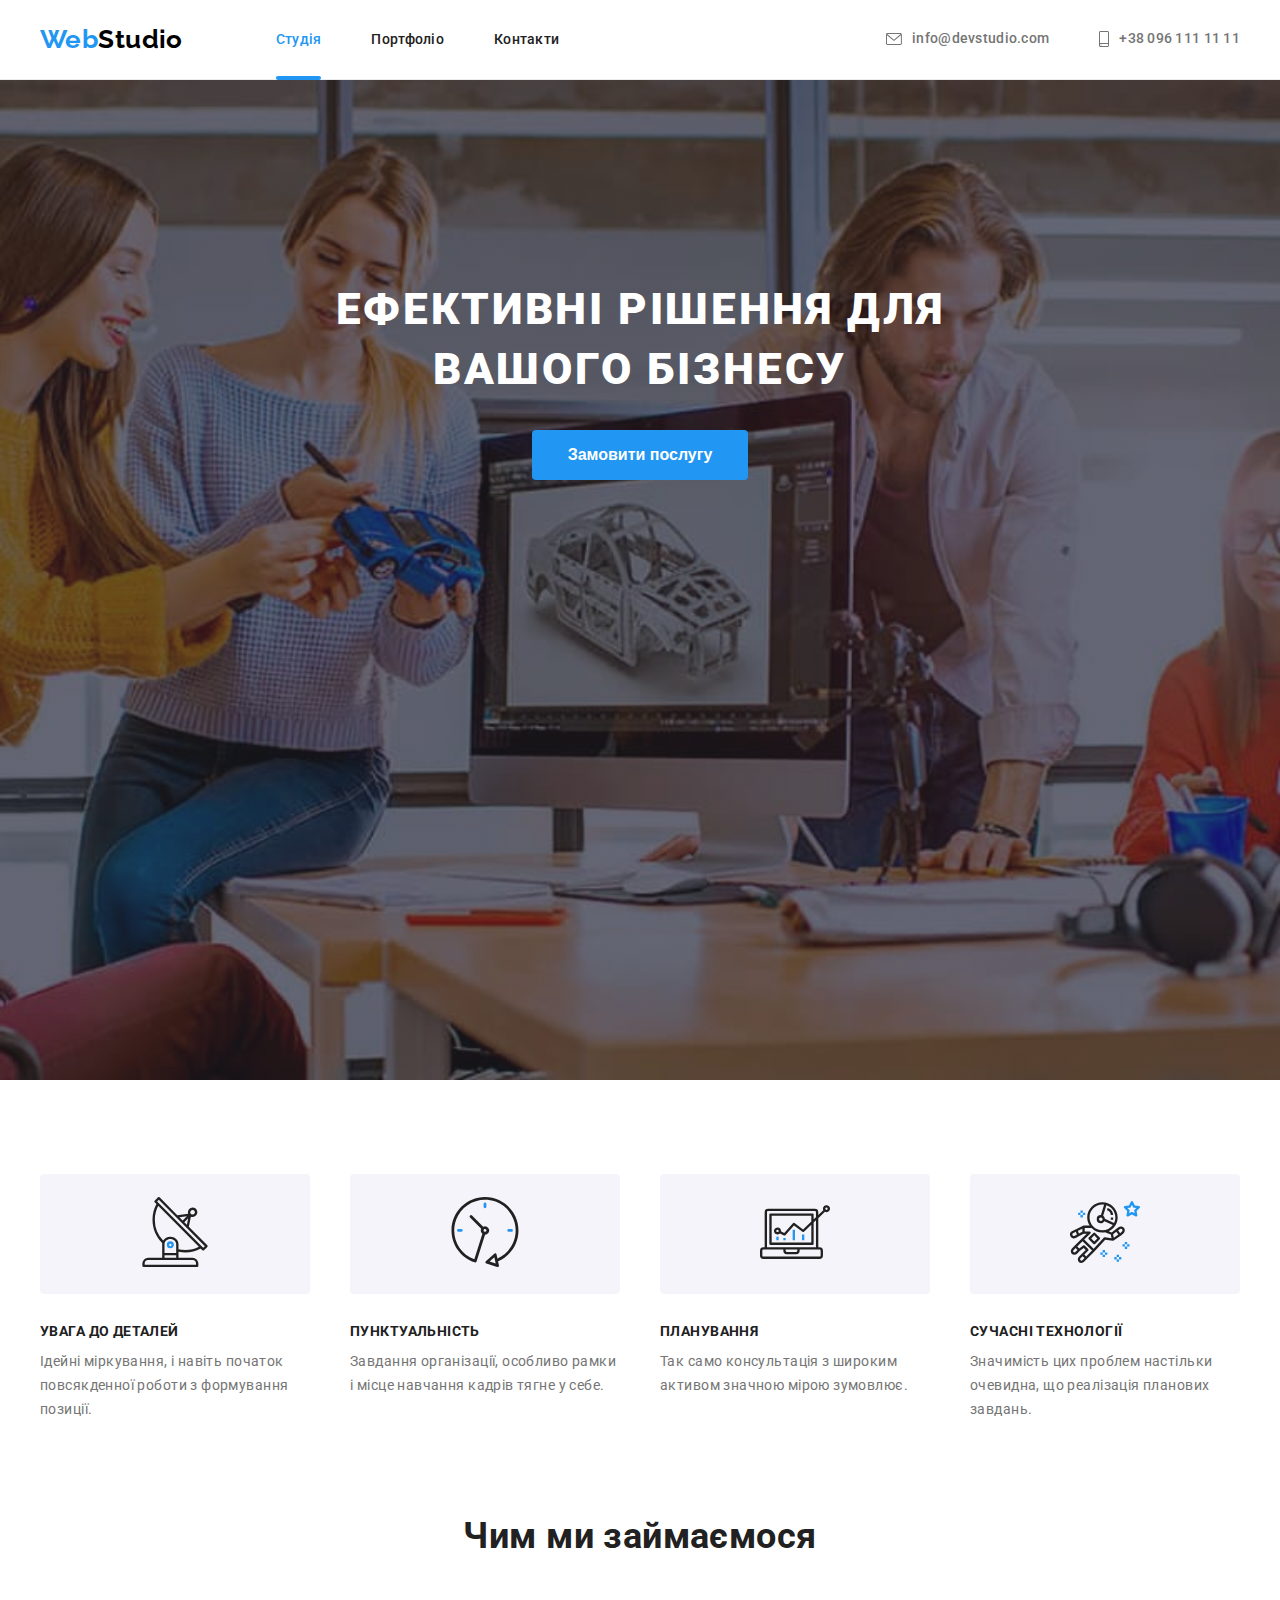
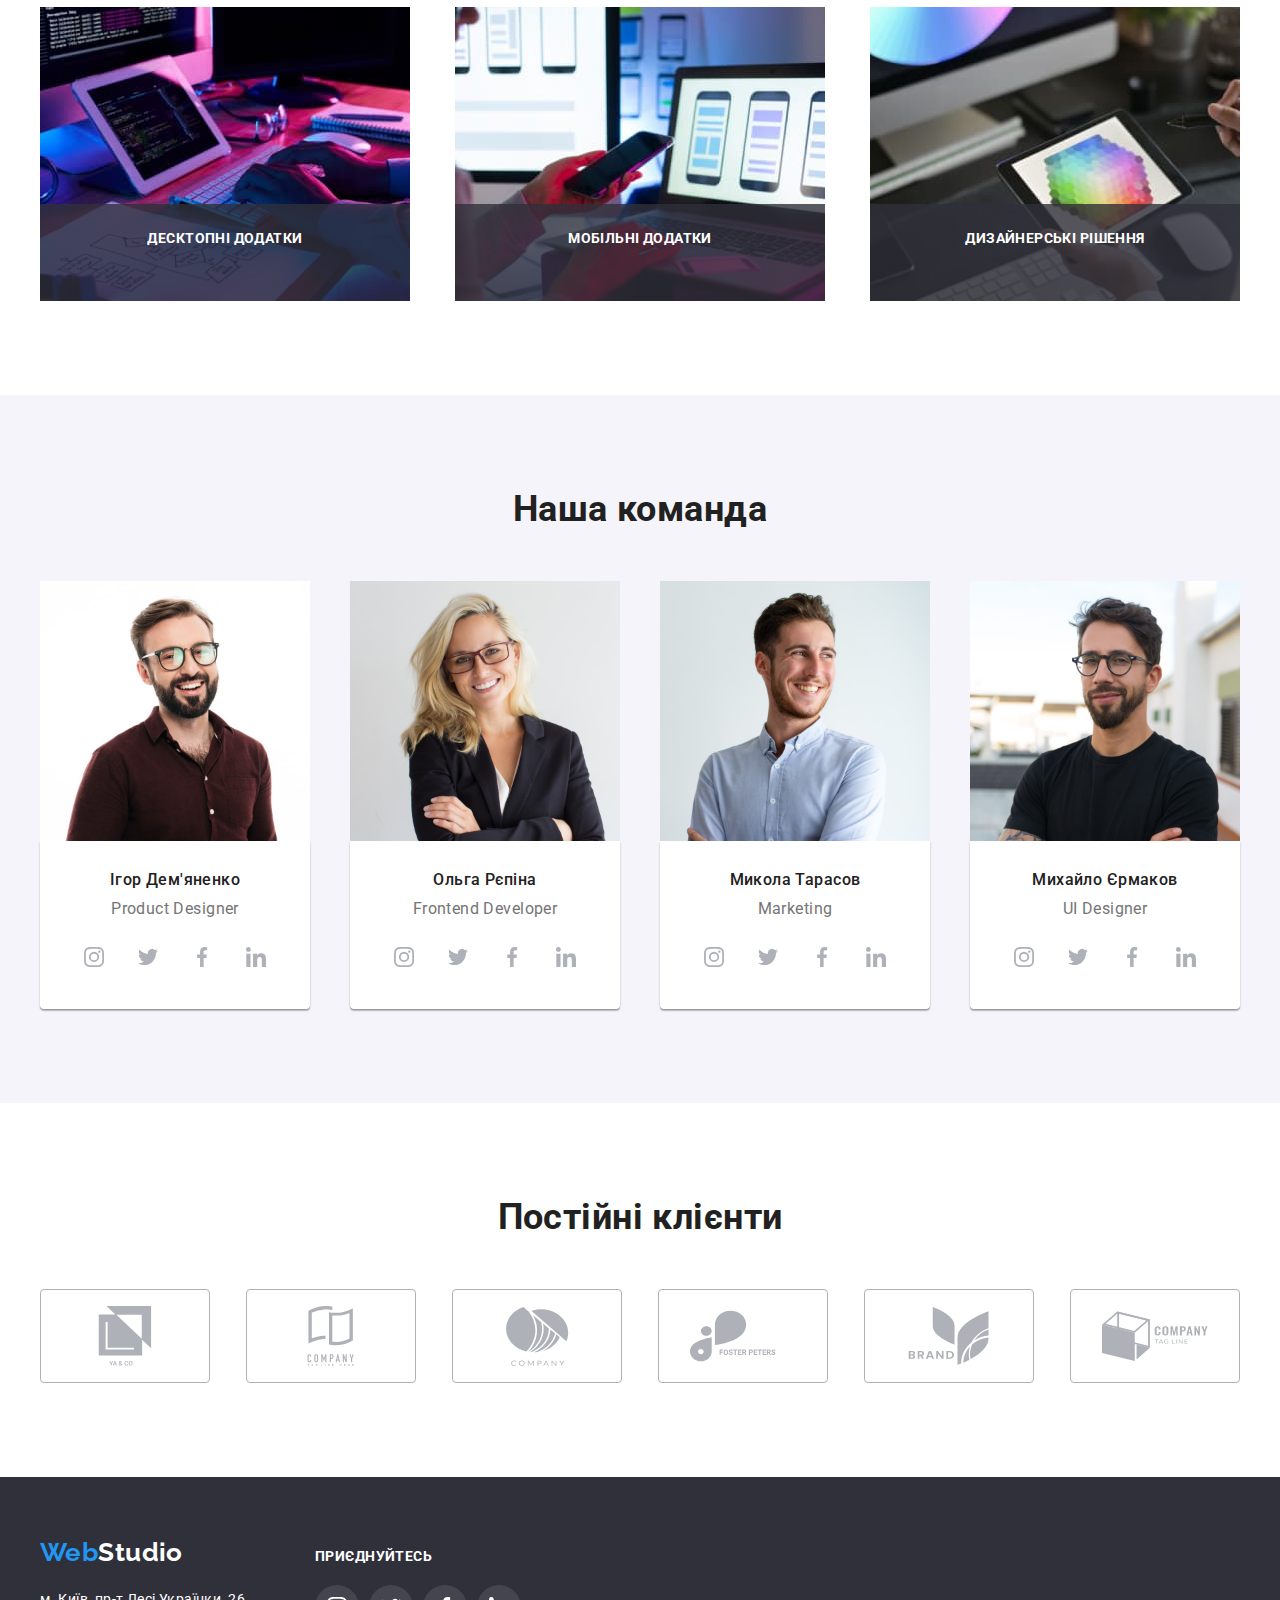
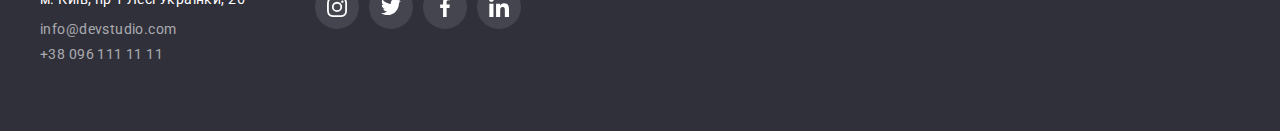
<file: index.html>
<!DOCTYPE html>
<html lang="uk">
  <head>
    <meta charset="UTF-8">
    <meta http-equiv="X-UA-Compatible" content="IE=edge">
    <meta name="viewport" content="width=device-width, initial-scale=1.0">
    <title>Document</title>
    <link rel="preconnect" href="https://fonts.googleapis.com">
    <link rel="preconnect" href="https://fonts.gstatic.com" crossorigin>
    <link href="https://fonts.googleapis.com/css2?family=Raleway:wght@700&family=Roboto:wght@400;500;700;900&display=swap" rel="stylesheet">
    <link rel="stylesheet" href="https://cdnjs.cloudflare.com/ajax/libs/modern-normalize/1.1.0/modern-normalize.min.css" integrity="sha512-wpPYUAdjBVSE4KJnH1VR1HeZfpl1ub8YT/NKx4PuQ5NmX2tKuGu6U/JRp5y+Y8XG2tV+wKQpNHVUX03MfMFn9Q==" crossorigin="anonymous" referrerpolicy="no-referrer">
    <link rel="stylesheet" href="./css/styles.css">
  </head>
  <body>
    <header class="header">
      <div class="container header-container">
        <nav class="navigation main-nav">
          <a href="./index.html" class="logo"
            >Web<span class="logo-color">Studio</span></a>
          <ul class="navigation-list">
            <li class="item-nav">
              <a href="./index.html" class="link button-current">Студія</a>
            </li>
            <li class="item-nav">
              <a href="./portfolio.html" class="link">Портфоліо</a>
            </li>
            <li class="item-nav"><a href="" class="link">Контакти</a></li>
          </ul>
        </nav>
        <ul class="contacts-list">
          <li class="header-mail item">
            <a href="mailto:info@devstudio.com" class="mail"><svg class="mail-icon" width="16" height="12">
              <use href="./symbol-defs.svg#icon-envelope-hover"></use>
            </svg>info@devstudio.com</a>
          </li>
          <li class="header-phone item">
            <a href="tel:+380961111111" class="phone"><svg class="phone-icon"  width="10" height="16">
              <use href="./symbol-defs.svg#icon-smartphone"></use>
            </svg>+38 096 111 11 11</a>
          </li>
        </ul>
      </div>
    </header>
    <main>
      <section class="section hero background">
        <div class="container">
          <h1 class="hero-title">Ефективні рішення для вашого бізнесу</h1>
          <button data-modal-open type="button" class="button">Замовити послугу</button>
        </div>
      </section>
      <section class="section advantages">
        <div class="container">
          <h2 class="visually-hidden">Наші переваги</h2>
          <ul class="adv-list">
            <li>
              <div class="icon">
                <a href="">
                  <svg class="adv-icon" width="70" height="70">
                    <use href="./symbol-defs.svg#icon-antenna"></use>
                  </svg>
                </a>
              </div>
              <h3 class="advantages-title">УВАГА ДО ДЕТАЛЕЙ</h3>
              <p class="advantages-text">
                Ідейні міркування, і навіть початок повсякденної роботи з
                формування позиції.
              </p>
            </li>
            <li>
              <div class="icon">
                <a href="">
                  <svg class="adv-icon" width="70" height="70">
                    <use href="./symbol-defs.svg#icon-clock"></use>
                  </svg>
                </a>
              </div>
              <h3 class="advantages-title">ПУНКТУАЛЬНІСТЬ</h3>
              <p class="advantages-text">
                Завдання організації, особливо рамки і місце навчання кадрів
                тягне у себе.
              </p>
            </li>
            <li>
              <div class="icon">
                <a href="">
                  <svg class="adv-icon" width="70" height="70">
                    <use href="./symbol-defs.svg#icon-diagram"></use>
                  </svg>
                </a>
              </div>
              <h3 class="advantages-title">ПЛАНУВАННЯ</h3>
              <p class="advantages-text">
                Так само консультація з широким активом значною мірою зумовлює.
              </p>
            </li>
            <li>
              <div class="icon">
                <a href="">
                  <svg class="adv-icon" width="70" height="70">
                    <use href="./symbol-defs.svg#icon-astronaut"></use>
                  </svg>
                </a>
              </div>
              <h3 class="advantages-title">СУЧАСНІ ТЕХНОЛОГІЇ</h3>
              <p class="advantages-text">
                Значимість цих проблем настільки очевидна, що реалізація
                планових завдань.
              </p>
            </li>
          </ul>
        </div>
      </section>
      <section class="section">
        <div class="container">
          <h2 class="section-title">Чим ми займаємося</h2>
          <ul class="section-images">
            <li class="item">
              <div class="text-overlay">
              <img src="./images/box1.jpg" alt="Людина яка набирає код на клавіатурі" width="370">
              <p class="text">Десктопні додатки</p>
              </div>
            </li>
            <li class="item">
              <div class="text-overlay">
              <img src="./images/box2.jpg" alt="Людина тримає у руках телефон та обирає на комп'ютері яка розмітка буде на телефоні" width="370">
              <p class="text">Мобільні додатки</p>
              </div>
            </li>
            <li class="item">
              <div class="text-overlay">
              <img src="./images/box3.jpg" alt="Людина тримає у руках планшет" width="370">
              <p class="text">Дизайнерські рішення</p>
              </div>
            </li>
          </ul>
        </div>
      </section>
      <section class="section workers">
        <div class="container">
          <h2 class="section-title">Наша команда</h2>
          <ul class="worker-list">
            <li>
              <img
                class="worker-pic"
                src="./images/member-1.jpg"
                alt="Член команди чоловік"
                width="270">
              <div class="card">
                <h3 class="worker-name">Ігор Дем'яненко</h3>
                <p class="worker-position" lang="en">Product Designer</p>
                <ul class="social-list">
                  <li class="social-item">
                    <a class="social-link" href="">
                      <svg class="social-icon" width="20" height="20">
                        <use href="./symbol-defs.svg#icon-instagram"></use>
                      </svg>
                    </a>
                  </li>
                  <li class="social-item">
                    <a class="social-link" href="">
                      <svg class="social-icon" width="20" height="20">
                        <use href="./symbol-defs.svg#icon-twitter"></use>
                      </svg>
                    </a>
                  </li>
                  <li class="social-item">
                    <a class="social-link" href="">
                      <svg class="social-icon" width="20" height="20">
                        <use href="./symbol-defs.svg#icon-facebook"></use>
                      </svg>
                    </a>
                  </li>
                  <li class="social-item">
                    <a class="social-link" href="">
                      <svg class="social-icon" width="20" height="20">
                        <use href="./symbol-defs.svg#icon-linkedin"></use>
                      </svg>
                    </a>
                  </li>
                </ul>
              </div>
            </li>
            <li>
              <img
                class="worker-pic"
                src="./images/member-2.jpg"
                alt="Член команди жінка"
                width="270">
              <div class="card">
                <h3 class="worker-name">Ольга Рєпіна</h3>
                <p class="worker-position" lang="en">Frontend Developer</p>
                <ul class="social-list">
                  <li class="social-item">
                    <a class="social-link" href="">
                      <svg class="social-icon" width="20" height="20">
                        <use href="./symbol-defs.svg#icon-instagram"></use>
                      </svg>
                    </a>
                  </li>
                  <li class="social-item">
                    <a class="social-link" href="">
                      <svg class="social-icon" width="20" height="20">
                        <use href="./symbol-defs.svg#icon-twitter"></use>
                      </svg>
                    </a>
                  </li>
                  <li class="social-item">
                    <a class="social-link" href="">
                      <svg class="social-icon" width="20" height="20">
                        <use href="./symbol-defs.svg#icon-facebook"></use>
                      </svg>
                    </a>
                  </li>
                  <li class="social-item">
                    <a class="social-link" href="">
                      <svg class="social-icon" width="20" height="20">
                        <use href="./symbol-defs.svg#icon-linkedin"></use>
                      </svg>
                    </a>
                  </li>
                </ul>
              </div>
            </li>
            <li>
              <img
                class="worker-pic"
                src="./images/member-3.jpg"
                alt="Член команди чоловік"
                width="270">
              <div class="card">
                <h3 class="worker-name">Микола Тарасов</h3>
                <p class="worker-position" lang="en">Marketing</p>
                <ul class="social-list">
                  <li class="social-item">
                    <a class="social-link" href="">
                      <svg class="social-icon" width="20" height="20">
                        <use href="./symbol-defs.svg#icon-instagram"></use>
                      </svg>
                    </a>
                  </li>
                  <li class="social-item">
                    <a class="social-link" href="">
                      <svg class="social-icon" width="20" height="20">
                        <use href="./symbol-defs.svg#icon-twitter"></use>
                      </svg>
                    </a>
                  </li>
                  <li class="social-item">
                    <a class="social-link" href="">
                      <svg class="social-icon" width="20" height="20">
                        <use href="./symbol-defs.svg#icon-facebook"></use>
                      </svg>
                    </a>
                  </li>
                  <li class="social-item">
                    <a class="social-link" href="">
                      <svg class="social-icon" width="20" height="20">
                        <use href="./symbol-defs.svg#icon-linkedin"></use>
                      </svg>
                    </a>
                  </li>
                </ul>
              </div>
            </li>
            <li>
              <img
                class="worker-pic"
                src="./images/member-4.jpg"
                alt="Член команди чоловік"
                width="270">
              <div class="card">
                <h3 class="worker-name">Михайло Єрмаков</h3>
                <p class="worker-position" lang="en">UI Designer</p>
                <ul class="social-list">
                  <li class="social-item">
                    <a class="social-link" href="">
                      <svg class="social-icon" width="20" height="20">
                        <use href="./symbol-defs.svg#icon-instagram"></use>
                      </svg>
                    </a>
                  </li>
                  <li class="social-item">
                    <a class="social-link" href="">
                      <svg class="social-icon" width="20" height="20">
                        <use href="./symbol-defs.svg#icon-twitter"></use>
                      </svg>
                    </a>
                  </li>
                  <li class="social-item">
                    <a class="social-link" href="">
                      <svg class="social-icon" width="20" height="20">
                        <use href="./symbol-defs.svg#icon-facebook"></use>
                      </svg>
                    </a>
                  </li>
                  <li class="social-item">
                    <a class="social-link" href="">
                      <svg class="social-icon" width="20" height="20">
                        <use href="./symbol-defs.svg#icon-linkedin"></use>
                      </svg>
                    </a>
                  </li>
                </ul>
              </div>
            </li>
          </ul>
        </div>
      </section>
      <section class="section clients">
        <div class="container">
          <h2 class="clients-title">Постійні клієнти</h2>
          <ul class="clients-list">
            <li class="clients-item">
              <a class="border" href="">
                <svg class="clients-icon" width="106" height="60">
                  <use href="./symbol-defs.svg#icon-company-1"></use>
                </svg>
              </a>
            </li>
            <li class="clients-item">
              <a class="border" href="">
                <svg class="clients-icon" width="106" height="60">
                  <use href="./symbol-defs.svg#icon-company-2"></use>
                </svg>
              </a>
            </li>
            <li class="clients-item">
              <a class="border" href="">
                <svg class="clients-icon" width="106" height="60">
                  <use href="./symbol-defs.svg#icon-company-3"></use>
                </svg>
              </a>
            </li>
            <li class="clients-item">
              <a class="border" href="">
                <svg class="clients-icon" width="106" height="60">
                  <use href="./symbol-defs.svg#icon-company-4"></use>
                </svg>
              </a>
            </li>
            <li class="clients-item">
              <a class="border" href="">
                <svg class="clients-icon" width="106" height="60">
                  <use href="./symbol-defs.svg#icon-company-5"></use>
                </svg>
              </a>
            </li>
            <li class="clients-item">
              <a class="border" href="">
                <svg class="clients-icon" width="106" height="60">
                  <use href="./symbol-defs.svg#icon-company-6"></use>
                </svg>
              </a>
            </li>
          </ul>
        </div>
      </section>
    </main>
    <footer class="footer">
      <div class="container footer-container">
        <div class="footer-contacts">
          <a href="./index.html" class="logo"
            >Web<span class="logo-color">Studio</span></a>
          <address class="footer-address">
            м. Київ, пр-т Лесі Українки, 26
          </address>
          <ul class="footer-list">
            <li class="footer-list-item">
              <a href="mailto:info@devstudio.com" class="footer-mail"
                >info@devstudio.com</a>
            </li>
            <li class="footer-list-item">
              <a href="tel:+380961111111" class="footer-phone">+38 096 111 11 11</a>
            </li>
          </ul>
        </div>
        <div class="footer-join">
          <h2 class="join">Приєднуйтесь</h2>
          <ul class="footer-social-group">
            <li class="footer-social-item">
              <a class="footer-link" href="">
                <svg class="footer-social" width="20" height="20">
                  <use href="./symbol-defs.svg#icon-instagram"></use>
                </svg>
              </a>
            </li>
            <li class="footer-social-item">
              <a class="footer-link" href="">
                <svg class="footer-social" width="20" height="20">
                  <use href="./symbol-defs.svg#icon-twitter"></use>
                </svg>
              </a>
            </li>
            <li class="footer-social-item">
              <a class="footer-link" href="">
                <svg class="footer-social" width="20" height="20">
                  <use href="./symbol-defs.svg#icon-facebook"></use>
                </svg>
              </a>
            </li>
            <li class="footer-social-item">
              <a class="footer-link" href="">
                <svg class="footer-social" width="20" height="20">
                  <use href="./symbol-defs.svg#icon-linkedin"></use>
                </svg>
              </a>
            </li>
          </ul>
        </div>
      </div>
    </footer>
    <div class="backdrop is-hidden" data-modal>
      <div class="modal">
        <button type="button" class="modal-button" data-modal-close>
          <svg class="modal-close-icon" width="18" height="18">
            <use href="./symbol-defs.svg#icon-close"></use>
          </svg>
        </button>
      </div>
    </div>
    <script src="./js/modal.js"></script>
  </body>
</html>
</file>
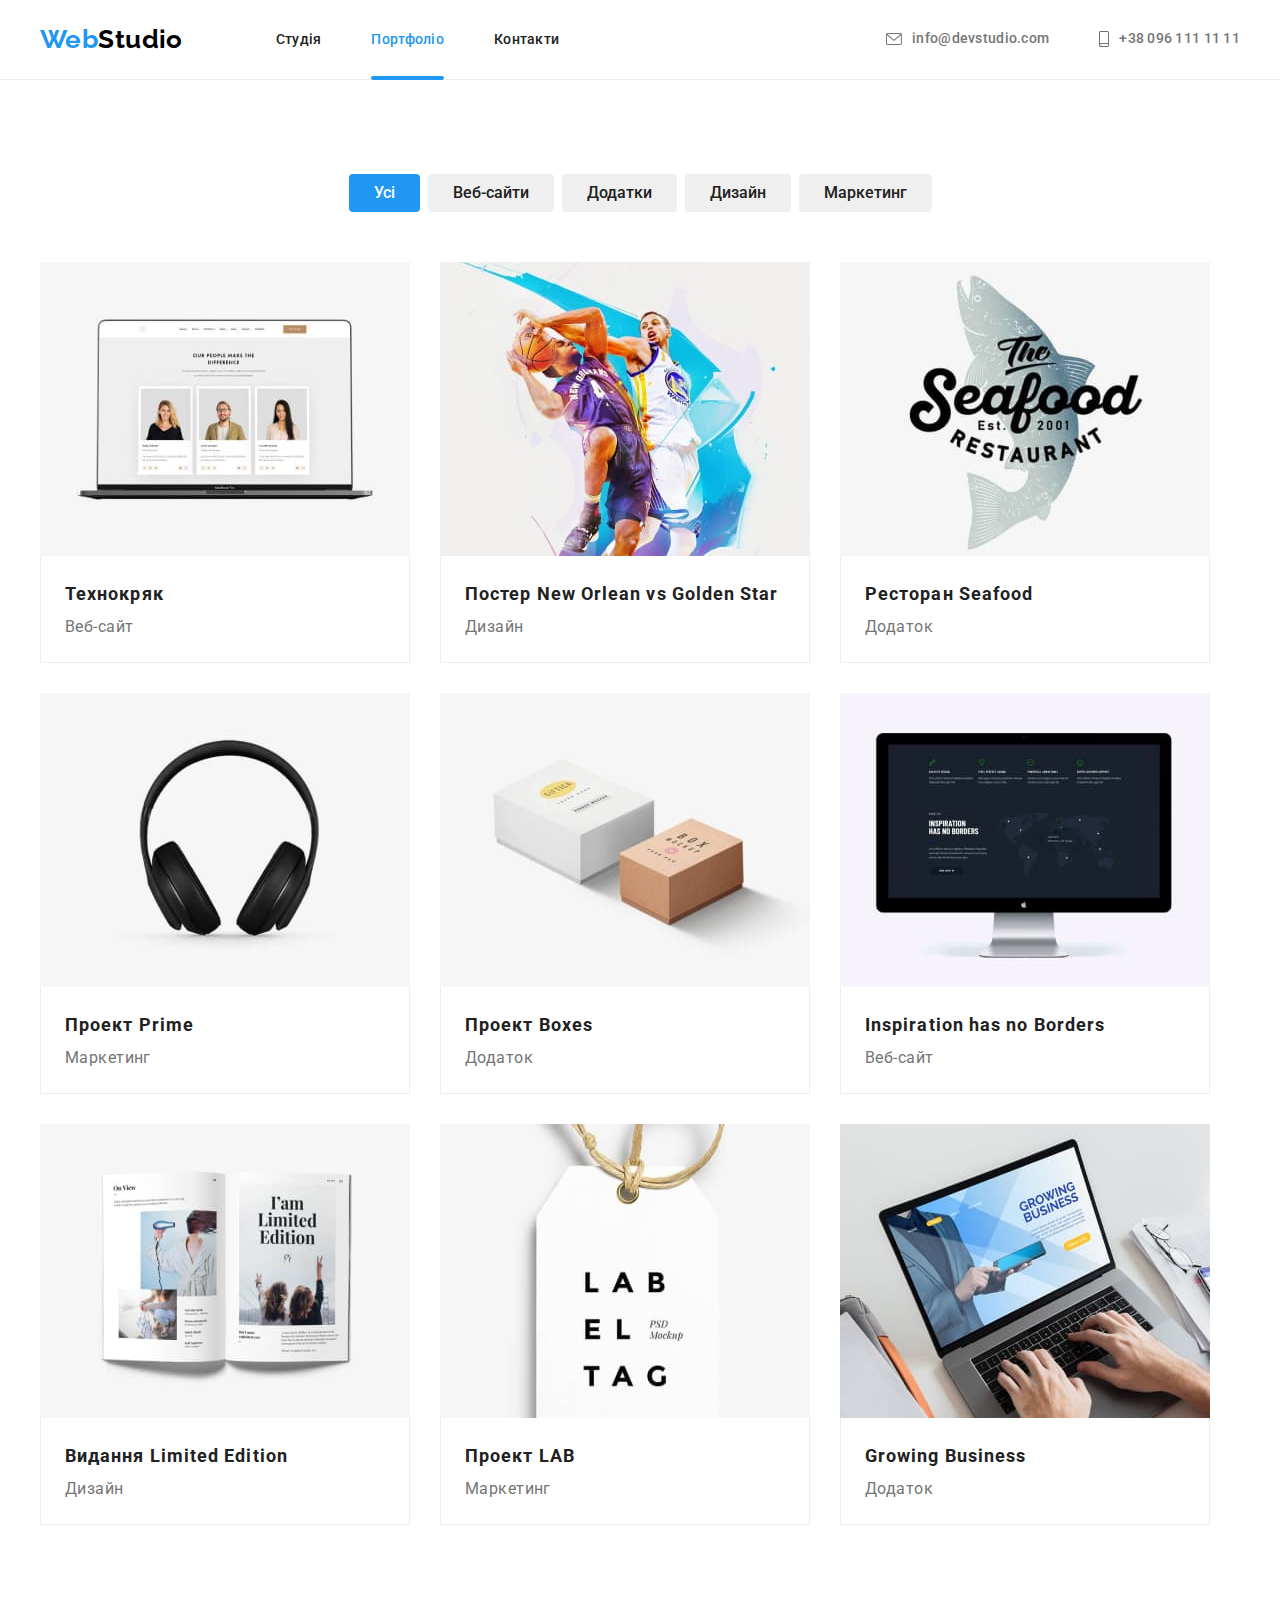
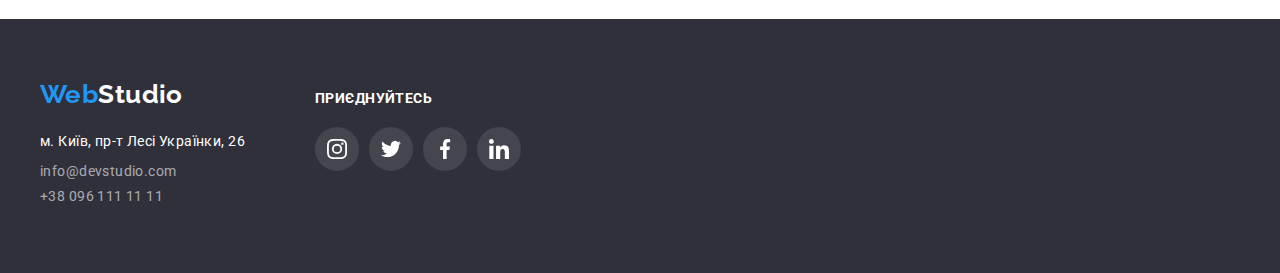
<file: portfolio.html>
<!DOCTYPE html>
<html lang="uk">
<head>
    <meta charset="UTF-8">
    <meta http-equiv="X-UA-Compatible" content="IE=edge">
    <meta name="viewport" content="width=device-width, initial-scale=1.0">
    <title>Document</title>
    <link rel="preconnect" href="https://fonts.googleapis.com">
    <link rel="preconnect" href="https://fonts.googleapis.com">
    <link rel="preconnect" href="https://fonts.gstatic.com" crossorigin>
    <link href="https://fonts.googleapis.com/css2?family=Raleway:wght@700&family=Roboto:wght@400;500;700;900&display=swap" rel="stylesheet">
    <link rel="stylesheet" href="https://cdnjs.cloudflare.com/ajax/libs/modern-normalize/1.1.0/modern-normalize.min.css" integrity="sha512-wpPYUAdjBVSE4KJnH1VR1HeZfpl1ub8YT/NKx4PuQ5NmX2tKuGu6U/JRp5y+Y8XG2tV+wKQpNHVUX03MfMFn9Q==" crossorigin="anonymous" referrerpolicy="no-referrer">
    <link rel="stylesheet" href="./css/styles.css">
</head>
<body>
  <header class="header">
    <div class="container header-container">
      <nav class="navigation main-nav">
        <a href="./index.html" class="logo">Web<span class="logo-color">Studio</span></a>
        <ul class="navigation-list">
          <li class="item-nav">
            <a href="./index.html" class="link">Студія</a></li>
          <li class="item-nav"><a href="./portfolio.html" class="link button-current">Портфоліо</a></li>
          <li class="item-nav"><a href="" class="link">Контакти</a></li>
        </ul>
      </nav>
      <ul class="contacts-list">
        <li class="header-mail item">
          <a href="mailto:info@devstudio.com" class="mail"><svg class="mail-icon" width="16" height="12">
            <use href="./symbol-defs.svg#icon-envelope-hover"></use>
          </svg>info@devstudio.com</a>
        </li>
        <li class="header-phone item">
          <a href="tel:+380961111111" class="phone"><svg class="phone-icon"  width="10" height="16">
            <use href="./symbol-defs.svg#icon-smartphone"></use>
          </svg>+38 096 111 11 11</a>
        </li>
      </ul>
    </div>
  </header>
    <main>
        <section class="section">
            <div class="container">
                <h1 class="visually-hidden">Filter</h1>
            <ul class="filter-button-list">
                <li class="all-button"> <button type="button" class="button-portfolio button-current">Усі</button></li>
                <li> <button type="button" class="button-portfolio">Веб-сайти</button></li>
                <li> <button type="button" class="button-portfolio">Додатки</button></li>
                <li> <button type="button" class="button-portfolio">Дизайн</button></li>
                <li> <button type="button" class="button-portfolio">Маркетинг</button></li>
            </ul>
                <ul class="projects">
                    <li>
                      <a class="project-example" href="">
                        <div class="card-overlay">
                          <img class="photo" src="./images/images-portfolio/img1.jpg" alt="Наші спеціалісти">
                          <p class="project-overlay">Ресурс пропонує комплексні пропозиції з різним рівнем функціоналу та сервісів. Все це дозволить відвідувачу отримати вичерпні відомості про компанію чи приватну особу.</p>
                        </div>
                        <div class="project-card">
                        <h2 class="project">Технокряк</h2>
                        <p class="project-title">Веб-сайт</p>
                        </div> 
                      </a> 
                    </li>
                    <li> 
                      <a class="project-example" href="">
                        <div class="card-overlay">
                          <img class="photo" src="./images/images-portfolio/img2.jpg" alt="Баскетбольні гравці">
                          <p class="project-overlay">Слава Україні! Героям Слава! Путін ху*ло! Віримо в перемогу!</p>
                        </div>
                        <div class="project-card">
                        <h2 class="project">Постер <span lang="en">New Orlean vs Golden Star</span></h2>
                        <p class="project-title">Дизайн</p>
                        </div> 
                      </a>
                    </li>
                    <li>
                      <a class="project-example" href="">
                        <div class="card-overlay">
                          <img class="photo" src="./images/images-portfolio/img3.jpg" alt="Логотип рибного ресторану">
                          <p class="project-overlay">Теория — это когда все известно, но ничего не работает. Практика — это когда все работает, но никто не знает почему. Мы же объединяем теорию и практику: ничего не работает… и никто не знает почему!</p>
                        </div>
                        <div class="project-card">
                        <h2 class="project">Ресторан <span lang="en">Seafood</span></h2>
                        <p class="project-title">Додаток</p>
                        </div> 
                      </a>  
                    </li>
                    <li>
                      <a class="project-example" href="">
                        <div class="card-overlay">
                          <img class="photo" src="./images/images-portfolio/img4.jpg" alt="Навушники">
                          <p class="project-overlay">Космос находится всего в часе езды, если ваша машина способна ехать вверх.</p>
                        </div>
                        <div class="project-card">
                        <h2 class="project">Проект <span lang="en">Prime</span></h2>
                        <p class="project-title">Маркетинг</p>
                        </div>
                      </a>
                    </li>
                    <li>
                      <a class="project-example" href="">
                        <div class="card-overlay">
                          <img class="photo" src="./images/images-portfolio/img5.jpg" alt="Дві картонні коробки">
                          <p class="project-overlay">Никогда не откладывай на завтра то, что можешь сделать послезавтра.</p>
                        </div>
                        <div class="project-card">
                        <h2 class="project">Проект <span lang="en">Boxes</span></h2>
                        <p class="project-title">Додаток</p>
                        </div>
                      </a>
                    </li>
                    <li>
                      <a class="project-example" href="">
                        <div class="card-overlay">
                          <img class="photo" src="./images/images-portfolio/img6.jpg" alt="Монітор">
                          <p class="project-overlay">Причина, по которой множество людей упускают благоприятные возможности, – то, что эти возможности зачастую связаны с необходимостью труда.</p>
                        </div>
                        <div class="project-card">
                        <h2 class="project" lang="en">Inspiration has no Borders</h2>
                        <p class="project-title">Веб-сайт</p>
                        </div>
                      </a>
                    </li>
                    <li>
                      <a class="project-example" href="">
                        <div class="card-overlay">
                          <img class="photo" src="./images/images-portfolio/img7.jpg" alt="Розгорнутий журнал">
                          <p class="project-overlay">Всё в наших руках, поэтому их нельзя опускать.</p>
                        </div>
                        <div class="project-card">
                        <h2 class="project">Видання <span lang="en">Limited Edition</span></h2>
                        <p class="project-title">Дизайн</p>
                        </div>
                      </a>
                    </li>
                    <li>
                      <a class="project-example" href="">
                        <div class="card-overlay">
                          <img class="photo" src="./images/images-portfolio/img8.jpg" alt="Фірмова">
                          <p class="project-overlay">Если любишь цветок, что растет где-то на далекой звезде, хорошо ночью глядеть в небо. Все звезды расцветают.</p>
                        </div>
                        <div class="project-card">
                        <h2 class="project">Проект <span lang="en">LAB</span></h2>
                        <p class="project-title">Маркетинг</p>
                        </div>
                      </a>
                    </li>
                    <li>
                      <a class="project-example" href="">
                        <div class="card-overlay">
                          <img class="photo" src="./images/images-portfolio/img9.jpg" alt="Чоловік працює за ноутбуком">
                          <p class="project-overlay">Сегодня – только один из дней, которые предстоит прожить. Но что произойдет в те другие будущие дни, может зависеть от того, что вы делаете сегодня.</p>
                        </div>
                        <div class="project-card">
                        <h2 class="project" lang="en">Growing Business</h2>
                        <p class="project-title">Додаток</p>
                        </div>
                      </a>
                    </li>
                </ul>
            </div>  
        </section>
      </main>
      <footer class="footer">
        <div class="container footer-container">
          <div class="footer-contacts">
            <a href="./index.html" class="logo"
              >Web<span class="logo-color">Studio</span></a>
            <address class="footer-address">
              м. Київ, пр-т Лесі Українки, 26
            </address>
            <ul class="footer-list">
              <li class="footer-list-item">
                <a href="mailto:info@devstudio.com" class="footer-mail"
                  >info@devstudio.com</a>
              </li>
              <li class="footer-list-item">
                <a href="tel:+380961111111" class="footer-phone">+38 096 111 11 11</a>
              </li>
            </ul>
          </div>
          <div class="footer-join">
            <h2 class="join">Приєднуйтесь</h2>
          <ul class="footer-social-group">
            <li class="footer-social-item">
              <a class="footer-link" href="">
                <svg class="footer-social" width="20" height="20">
                  <use href="./symbol-defs.svg#icon-instagram"></use>
                </svg>
              </a>
            </li>
            <li class="footer-social-item">
              <a class="footer-link" href="">
                <svg class="footer-social" width="20" height="20">
                  <use href="./symbol-defs.svg#icon-twitter"></use>
                </svg>
              </a>
            </li>
            <li class="footer-social-item">
              <a class="footer-link" href="">
                <svg class="footer-social" width="20" height="20">
                  <use href="./symbol-defs.svg#icon-facebook"></use>
                </svg>
              </a>
            </li>
            <li class="footer-social-item">
              <a class="footer-link" href="">
                <svg class="footer-social" width="20" height="20">
                  <use href="./symbol-defs.svg#icon-linkedin"></use>
                </svg>
              </a>
            </li>
          </ul>
        </div>
      </div>
    </footer>
  </body>
  </html>
</file>
<file: css/styles.css>
html {
  box-sizing: border-box;
}

:root {
  --header-background-color: #ffffff;
  --hero-background-color: #2f303a;
  --second-background-color: #ffffff;
  --main-text-color: #757575;
  --accent-color: #2196f3;
  --main-head-color: #212121;
  --light-grey: #AFB1B8;
}

body {
  font-family: "Roboto", sans-serif;
  font-size: 14px;
  letter-spacing: 0.03em;
  background-color: var(--second-background-color);
  color: var(--main-head-color);
  margin: 0;
}

.section {
  padding: 94px 0;
}

img {
  display: block;
  max-width: 100%;
  height: auto;
}

h1,
h2,
h3,
h4,
h5,
h6,
p {
  margin: 0;
}

.logo {
  font-family: "Raleway", sans-serif;
  font-weight: 700;
  font-size: 26px;
  line-height: 1.19;
  color: var(--accent-color);
  text-decoration: none;
  margin-right: 93px;
}
.header .logo-color {
  color: black;
}

header {
  padding: 24px 0;
  background-color: var(--header-background-color);
  border-bottom: 1px solid #ECECEC;
}

.container {
  width: 1200px;
  padding-left: 15px;
  padding-right: 15px;
  margin-left: auto;
  margin-right: auto;
}
.header-container {
  display: flex;
  align-items: center;
}

.navigation-list {
  display: flex;
  align-items: center;
  padding-left: 0;
}

.main-nav {
  display: flex;
}

ul {
  list-style: none;
  margin-top: 0;
  margin-bottom: 0;
  padding-left: 0;
}
.navigation-list a {
  font-weight: 500;
  line-height: 1.14;
  letter-spacing: 0.02em;
  color: var(--main-head-color);
  text-decoration: none; 
  transition-property: color;
  transition-duration: 250ms;
  transition-timing-function: cubic-bezier(0.4, 0, 0.2, 1);
}

.navigation-list .link:hover,
.navigation-list .link:focus {
  color: var(--accent-color);
}

.contacts-list {
  margin-left: auto;
  padding-left: 0;
  display: flex;
  gap: 50px;
  align-items: center;
  justify-content: center;
}

.contacts-list a {
  font-weight: 500;
  line-height: 1.14;
  letter-spacing: 0.02em;
  color: var(--main-text-color);
  display: flex;
  align-items: center;
}

.navigation-list .item-nav:not(:last-child) {
  margin-right: 50px;
}
.contacts-list .phone {
  margin-right: 0;
}

.phone,
.mail,
.footer-mail,
.footer-phone {
  text-decoration: none;
  transition-property: color;
  transition-duration: 250ms;
  transition-timing-function: cubic-bezier(0.4, 0, 0.2, 1);
}
.phone:hover,
.mail:hover,
.footer-mail:hover,
.footer-phone:hover {
  color: var(--accent-color);
}
.mail-icon,
.phone-icon {
  margin-right: 10px;
}

.mail-icon,
.phone-icon {
  fill: currentColor;
}


.hero {
  text-align: center;
  padding: 200px 0;
  background-color: var(--hero-background-color);
}
         /*картинка-герой */
.background {
  height: 600px;
  max-width: 1600px;
  margin-left: auto;
  margin-right: auto;
  background-image:linear-gradient(to right, rgba(47, 48, 58, 0.4),  rgba(47, 48, 58, 0.4)),
  url(../images/hero/hero-img.jpg);
  background-position: center;
  background-repeat: no-repeat;
  background-size: cover;
}

.hero-title {
  font-weight: 900;
  font-size: 44px;
  line-height: 1.36;
  letter-spacing: 0.06em;
  text-transform: uppercase;
  color: var(--second-background-color);
  margin-bottom: 30px;
  width: 696px;
  margin-left: auto;
  margin-right: auto;
}
.button {
  font-weight: 700;
  font-size: 16px;
  line-height: 1.87;
  cursor: pointer;
  color: var(--second-background-color);
  background-color: var(--accent-color);
  display: inline-block;
  min-width: 216px;
  border: none;
  border-radius: 4px;
  padding: 10px 32px;
}
.visually-hidden {
  position: fixed;
  transform: scale(0);
}

.adv-list {
  display: flex; 
  padding-bottom: 0px;
  justify-content: space-between;
}

.advantages {
  padding-bottom: 0;
}

.icon {
  display: flex;
  justify-content: center;
  align-items: center;
  background-color: #F5F4FA;
  border-radius: 4px;
  margin-bottom: 30px;
  width: 270px;
  height: 120px;
}

.adv-list li {
  width: 270px; 
}

.adv-list:nth-child(3n) {
  margin-right: 0;
}

.advantages-title {
  font-size: 14px;
  line-height: 1.14;
  text-transform: uppercase;
  color: var(--main-head-color);
  margin-bottom: 10px;
}
.advantages-text {
  line-height: 1.71;
  color: var(--main-text-color);
}
                       /* ЧИМ МИ ЗАЙМАЄМОСЯ */
.section-images {
  display: flex;
  justify-content: space-between;
}
.section-images .item {
  display: flex;
}
.section-images .item:not(:last-child) {
  margin-right: 30px;
}

.section-title,
.clients-title {
  font-size: 36px;
  line-height: 1.16;
  text-align: center;
  margin-bottom: 50px;
}
.text-overlay {
  position: relative;
}
.text {
  position: absolute;
  bottom: 0;
  padding-top: 27px;
  transform: translate (-50%, -50%);
  font-weight: 700;
  line-height: 1.14;
  text-align: center;
  justify-content: center;
  text-transform: uppercase;
  color: var(--header-background-color);
  background: rgba(47, 48, 58, 0.8);
  width: 100%;
  height: 70px;
}

                 /* НАША КОМАНДА */
.workers {
  background-color: #F5F4FA;
  padding-bottom: 94px;
}

.worker-pic {
  display: block;
}
.worker-list {
  display: flex;
  justify-content: space-between;
}

.card {
  text-align: center;
  background: var(--second-background-color);
  box-shadow: 0px 1px 3px rgba(0, 0, 0, 0.12), 0px 1px 1px rgba(0, 0, 0, 0.14), 0px 2px 1px rgba(0, 0, 0, 0.2);
  border-radius: 0px 0px 4px 4px;
  padding-top: 30px;
  padding-bottom: 30px;
}

.card:not(:last-child) {
  margin-right: 30px;
}

.worker-name {
  font-weight: 500;
  font-size: 16px;
  line-height: 1.18;
  margin-bottom: 10px;
}
.worker-position {
  font-size: 16px;
  line-height: 1.18;
  color: var(--main-text-color);
  margin-bottom: 16px;
}

.social-link {
  width: 44px;
  height: 44px;
  border-radius: 50%;
  background-color: var(--second-background-color);
  display: flex;
  align-items: center;
  justify-content: center;
  transition-property: background-color;
  transition-duration: 250ms;
  transition-timing-function: cubic-bezier(0.4, 0, 0.2, 1);
}
.social-link:hover,
.social-link:focus {
  background-color: var(--accent-color);
}
.social-link:hover .social-icon,
.social-link:focus .social-icon {
  fill: var(--second-background-color)
}
.social-list {
  display: flex;
  justify-content: center;
  gap: 10px;
}
.social-icon {
  fill: var(--light-grey);
  transition-duration: 250ms;
  transition-timing-function: cubic-bezier(0.4, 0, 0.2, 1);
}


/* Рубрика клиенты */
  .clients-list {
    display: flex;
    justify-content: space-between;
  }

  .clients-icon {
    fill: #AFB1B8;
    transition-property: fill;
    transition-duration: 250ms;
    transition-timing-function: cubic-bezier(0.4, 0, 0.2, 1);
  }
  
  .clients-item {
    width: 170px;
  }
  .border {
    display: flex;
    align-items: center;
    justify-content: center;
    border: 1px solid var(--light-grey);
    border-radius: 4px;
    height: 92px;
    transition-property: border-color;
    transition-duration: 250ms;
    transition-timing-function: cubic-bezier(0.4, 0, 0.2, 1);
  }
  .border:hover,
  .border:focus {
    border-color: var(--accent-color);
  }
  .border:hover .clients-icon,
  .border:focus .clients-icon {
    fill: var(--accent-color);
  }

.footer {
  background-color: var(--hero-background-color);
  padding: 60px 0;
}
.footer-container {
  display: flex;
  gap: 70px;
  align-items: baseline;
}

.footer .logo {
  margin-right: 0;
  margin-bottom: 20px;
  display: block;
}

.footer .logo-color {
  font-family: "Raleway";
  font-style: normal;
  font-weight: 700;
  font-size: 26px;
  line-height: 1.19;
  color: var(--second-background-color);
}
.footer-address {
  font-style: normal;
  line-height: 1.71;
  color: var(--second-background-color);
  margin-bottom: 9px;
}
.footer-phone,
.footer-mail {
  color:rgba(255, 255, 255, 0.6);

}
.footer-list-item {
  margin-bottom: 9px;
}
.footer-list
.footer-list a {
  line-height: 1.71;
  display: block;
}

.footer-join {
  align-items: center;
}
.join {
  font-size: 14px;
  line-height: 1.14;
  text-transform: uppercase;
  color: var(--second-background-color);
  margin-bottom: 20px;
}
.footer-social-group {
  display: flex;
  width: 206px;
  gap: 10px;
}
.footer-link {
  width: 44px;
  height: 44px;
  border-radius: 50%;
  background-color: rgba(255, 255, 255, 0.1);
  justify-content: center;
  align-items: center;
  display: flex;
  transition-property: background-color;
  transition-duration: 250ms;
  transition-timing-function: cubic-bezier(0.4, 0, 0.2, 1);
}

.footer-link:hover,
.footer-link:focus {
  background-color:var(--accent-color);
}
.footer-social {
  fill: var(--header-background-color);
}
                         /* Модальное окно */ 
.backdrop {
  width: 100%;
  height: 100%;
  position: fixed;
  top: 0;
  background-color: rgba(47, 48, 58, 0.4);
  opacity: 1;
  transition: opacity 350ms cubic-bezier(0.4, 0, 0.2, 1), visibility;
}
.modal {
  position: absolute;
  width: 528px;
  min-height: 581px;
  background-color: var(--header-background-color);
  top: 50%;
  left: 50%;
  transform: translate(-50%, -50%) scale(1);
  transition: transform 350ms cubic-bezier(0.4, 0, 0.2, 1);
}
.modal-button {
  width:30px;
  height: 30px;
  border: 1px solid rgba(0, 0, 0, 0.1);
  background-color: transparent;
  border-radius: 50%;
  position: absolute;
  right: 8px;
  top: 8px;
  display: flex;
  align-items: center;
  justify-content: center;
  padding: 9px 10px;
  cursor: pointer;
}
.modal-close-icon {
  width: 11px;
  height: 11px;
  display: flex;
}
.is-hidden {
  opacity: 0;
  visibility: hidden;
  pointer-events: none;
}
.backdrop.is-hidden .modal {
  transform: translate(-50%, -50%) scale(0.7);
}

/* Портфолио */

.filter-button-list {
  display: flex;
  margin-bottom: 50px;
  justify-content: center;
  gap: 8px;
}

.button-portfolio {
  font-family: "Roboto";
  font-weight: 500;
  font-size: 16px;
  line-height: 1.62;
  color: var(--main-head-color);
  border-radius: 4px;
  cursor: pointer;
  padding: 6px 25px;
  border: none;
  transition-property: color, background-color, box-shadow;
  transition-duration: 250ms;
  transition-timing-function: cubic-bezier(0.4, 0, 0.2, 1);
}

.button-portfolio.button-current {
  background-color: var(--accent-color);
  color: var(--second-background-color);
}

.button-current,
.link.button-current {
  background-color: var(--second-background-color);
  color: var(--accent-color);
}
.button-portfolio:hover,
.button-portfolio:focus {
  background-color: var(--accent-color);
  color: var(--second-background-color)
}
.button-portfolio:hover {
  box-shadow: 0px 3px 1px rgba(0, 0, 0, 0.1), 0px 1px 2px rgba(0, 0, 0, 0.08), 0px 2px 2px rgba(0, 0, 0, 0.12);
}
             /* Анимация в header */
.link {
  position: relative;
  padding: 33px 0;
}

.link::after, 
.item-nav.button-current::after {
  content: "";
  display: block;
  position: absolute;
  width: 100%;
  height: 4px;
  bottom: 0;
  left: 0;
  background-color: var(--accent-color);
  border-radius: 2px;
  opacity: 0;
  transition-property: opacity; 
  transition-duration: 250ms;
  transition-timing-function: cubic-bezier(0.4, 0, 0.2, 1);
}

.link:hover::after,
.link:focus::after {
  opacity: 1;
}


.button-current::after {
  opacity: 1;
  color: var(--accent-color);
}

.projects {
  display: flex;
  flex-wrap: wrap;
  gap: 30px;
}

.project {
  font-size: 18px;
  line-height: 2;
  letter-spacing: 0.06em;
  color: var(--main-head-color);
}
.project-title {
  font-size: 16px;
  line-height: 1.88;
  color: var(--main-text-color);
}

.projects .photo {
  width: 370px;
  height: 294px;
  display: block;
}
.project-card {
  border-bottom: 1px solid #EEEEEE;
  border-right: 1px solid #EEEEEE;
  border-left: 1px solid #EEEEEE;
  padding: 20px 24px;
}

.project-example {
  display: block;
  text-decoration: none;
  transition-property: box-shadow;
  transition-duration: 250ms;
  transition-timing-function: cubic-bezier(0.4, 0, 0.2, 1);
}

.project-example:hover {
  box-shadow: 0px 1px 1px rgba(0, 0, 0, 0.12), 0px 4px 4px rgba(0, 0, 0, 0.06), 1px 4px 6px rgba(0, 0, 0, 0.16);
}
/* Overlay в портфоліо*/
.card-overlay {
  position: relative;
  overflow: hidden;
}

.project-overlay {
  position: absolute;
  color: var(--header-background-color);
  background-color: rgba(33, 150, 243, 0.9);
  font-size: 18px;
  line-height: 1.55;
  top: 0;
  left: 0;
  height: 100%;
  width: 100%;
  padding: 63px 24px;
  transform: translateY(100%);
  transition: transform 250ms cubic-bezier(0.4, 0, 0.2, 1);
}
.project-example:hover .project-overlay {
  transform: translateY(0);
}
</file>
